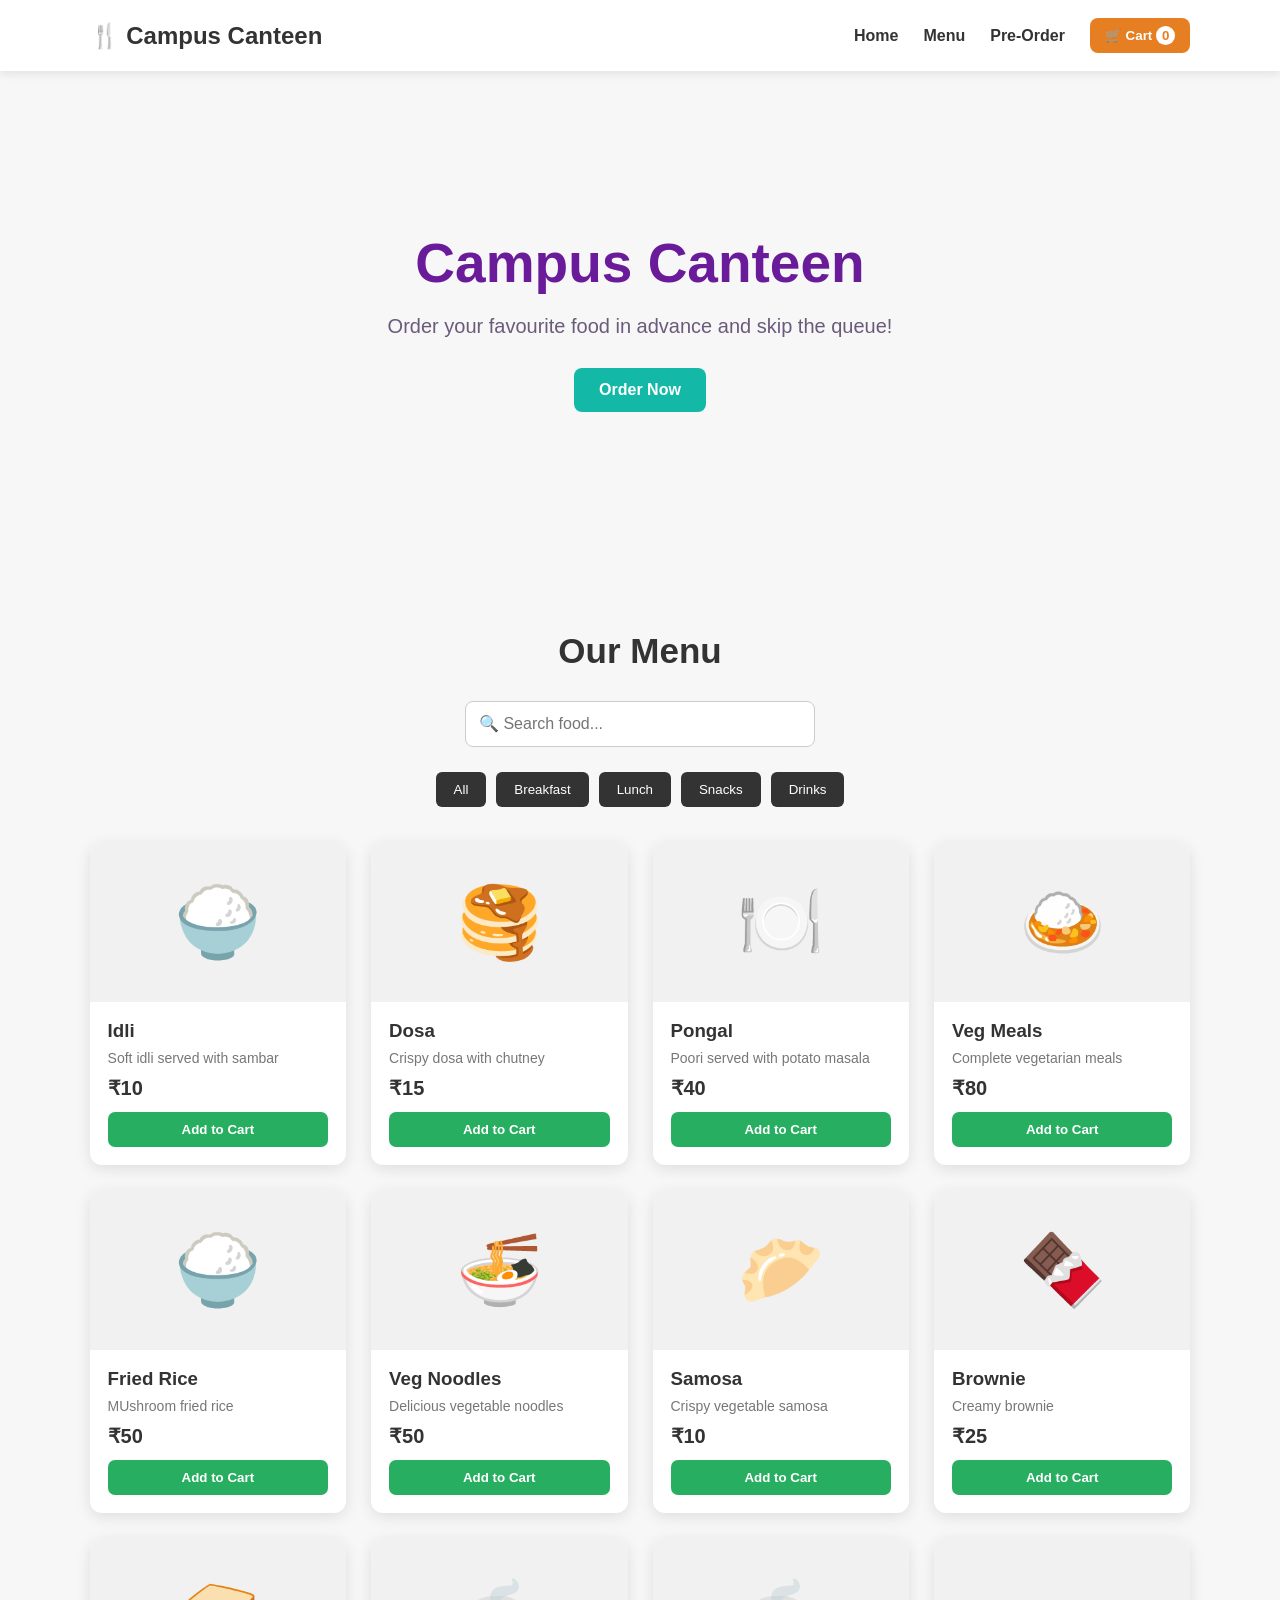
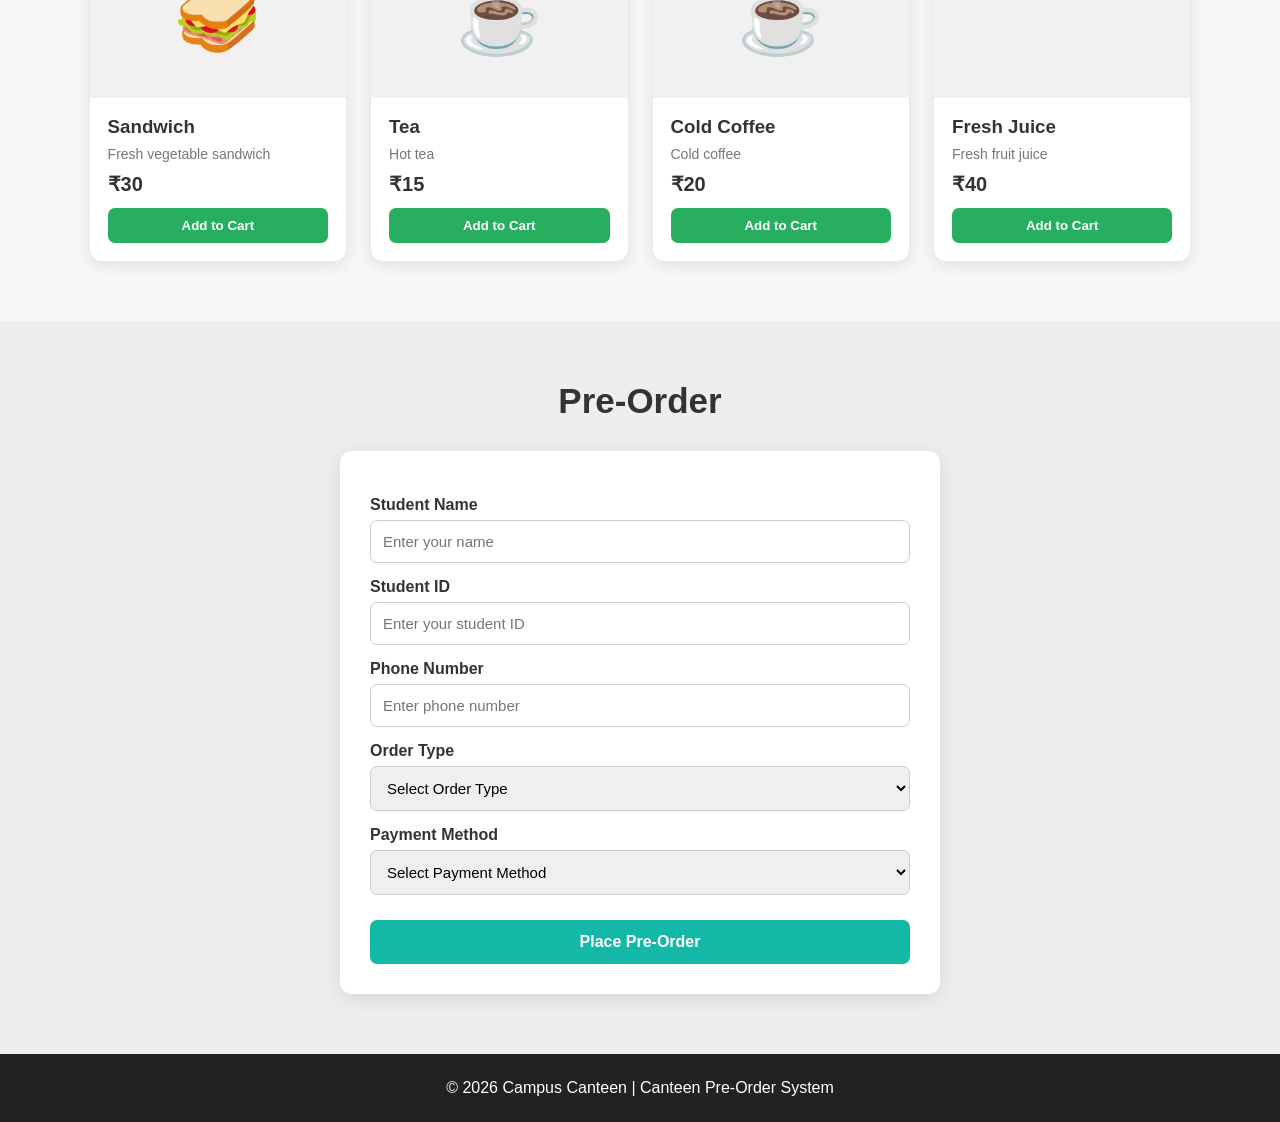
<file: index.html>
<!DOCTYPE html>
<html lang="en">
<head>
    <meta charset="UTF-8">
    <meta name="viewport" content="width=device-width, initial-scale=1.0">
    <title>Canteen Pre-Order System</title>

    <link rel="stylesheet" href="style.css">
</head>

<body>

    <!-- ================= HEADER ================= -->

    <header>
        <div class="logo">
            🍴 Campus Canteen
        </div>

        <nav>
            <a href="#home">Home</a>
            <a href="#menu">Menu</a>
            <a href="#order">Pre-Order</a>
            <button onclick="openCart()" class="cart-btn">
                🛒 Cart <span id="cartCount">0</span>
            </button>
        </nav>
    </header>


    <!-- ================= HOME ================= -->

    <section id="home" class="hero">

        <div class="hero-content">

            <h1>Campus Canteen</h1>

            <p>
                Order your favourite food in advance
                and skip the queue!
            </p>

            <a href="#menu" class="primary-btn">
                Order Now
            </a>

        </div>

    </section>


    <!-- ================= MENU ================= -->

    <section id="menu" class="menu-section">

        <h2>Our Menu</h2>

        <div class="search-box">
            <input
                type="text"
                id="searchInput"
                placeholder="🔍 Search food..."
                onkeyup="searchFood()"
            >
        </div>

        <div class="category-buttons">

            <button onclick="filterFood('all')">
                All
            </button>

            <button onclick="filterFood('breakfast')">
                Breakfast
            </button>

            <button onclick="filterFood('lunch')">
                Lunch
            </button>

            <button onclick="filterFood('snacks')">
                Snacks
            </button>

            <button onclick="filterFood('drinks')">
                Drinks
            </button>

        </div>

        <div id="foodContainer" class="food-container">
            <!-- Food items generated by JavaScript -->
        </div>

    </section>


    <!-- ================= ORDER SECTION ================= -->

    <section id="order" class="order-section">

        <h2>Pre-Order</h2>

        <div class="order-form">

            <label for="studentName">
                Student Name
            </label>

            <input
                type="text"
                id="studentName"
                placeholder="Enter your name"
            >


            <label for="studentId">
                Student ID
            </label>

            <input
                type="text"
                id="studentId"
                placeholder="Enter your student ID"
            >


            <label for="phone">
                Phone Number
            </label>

            <input
                type="tel"
                id="phone"
                placeholder="Enter phone number"
            >
			


    <!-- Order Type -->
    <label>Order Type</label>
    <select id="orderType">
        <option value="">Select Order Type</option>
        <option value="Pickup">Pickup</option>
        <option value="Delivery">Delivery</option>
    </select>
<div id="pickupDetails">

    <label>Pickup Time</label>
    <select id="pickupTime">
        <option value="">Select pickup time</option>
        <option>10:00 AM</option>
        <option>11:00 AM</option>
        <option>12:00 PM</option>
        <option>01:00 PM</option>
        <option>02:00 PM</option>
        <option>03:00 PM</option>
    </select>

    <label>Pickup Status</label>
    <select id="pickupStatus">
        <option>Order Placed</option>
        <option>Confirmed</option>
        <option>Preparing</option>
        <option>Ready for Pickup</option>
        <option>Collected</option>
    </select>

</div>


<div id="deliveryDetails">

    <label>Delivery Time</label>
    <input type="time" id="deliveryTime">

    <label>Delivery Status</label>
    <select id="deliveryStatus">
        <option>Order Placed</option>
        <option>Confirmed</option>
        <option>Preparing</option>
        <option>Out for Delivery</option>
        <option>Delivered</option>
    </select>

</div>


    <!-- Payment -->
    <label>Payment Method</label>
    <select id="paymentMethod">
        <option value="">Select Payment Method</option>
        <option value="Cash on Pickup">Cash on Pickup</option>
		<option value="Cash on Delivery">Cash on Delivery</option>
        <option value="UPI">UPI</option>
        <option value="Debit/Credit Card">Debit/Credit Card</option>
    </select>
	
	
	
    <!-- Your existing button -->
		<button type="button" onclick="placeOrder()" class="place-order-btn">
				Place Pre-Order
		</button>


  

</div>



        </div>

    </section>


    <!-- ================= CART ================= -->

    <div id="cartModal" class="modal">

        <div class="cart-content">

            <span
                class="close"
                onclick="closeCart()"
            >
                &times;
            </span>

            <h2>🛒 Your Cart</h2>

            <div id="cartItems">
                <!-- Cart items -->
            </div>

            <div class="cart-total">

                <h3>
                    Total:
                    ₹<span id="cartTotal">0</span>
                </h3>

                <button
                    onclick="goToOrder()"
                    class="checkout-btn"
                >
                    Proceed to Pre-Order
                </button>

            </div>

        </div>

    </div>


    <!-- ================= SUCCESS MESSAGE ================= -->

    <div id="successModal" class="modal">

        <div class="success-content">

            <h1>🎉 Order Successful!</h1>

            <p>
                Your pre-order has been placed successfully.
            </p>

            <h2>
                Order No:
                <span id="orderNumber"></span>
            </h2>

            <p id="orderDetails"></p>

            <button
                onclick="closeSuccess()"
                class="primary-btn"
            >
                Done
            </button>

        </div>

    </div>


    <!-- ================= FOOTER ================= -->

    <footer>

        <p>
            © 2026 Campus Canteen | Canteen Pre-Order System
        </p>

    </footer>


    <script src="script.js"></script>

</body>
</html>
</file>
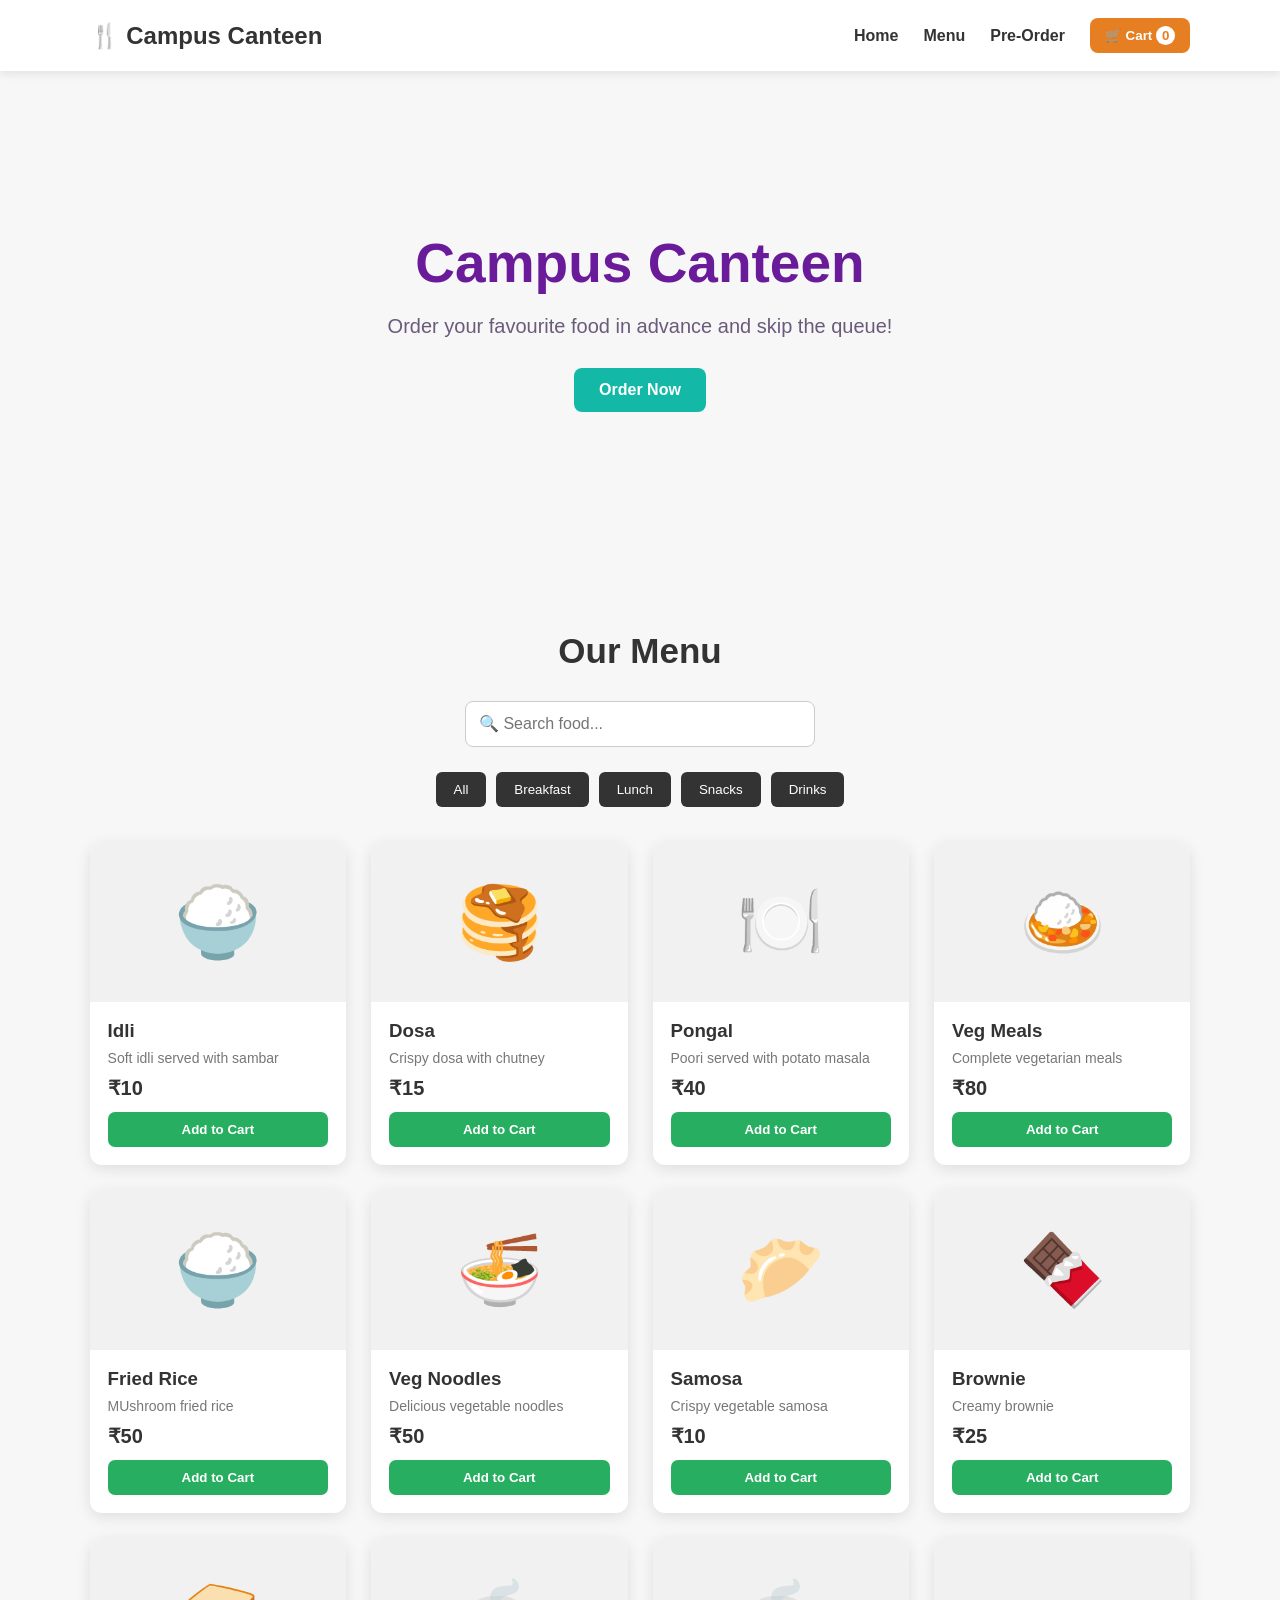
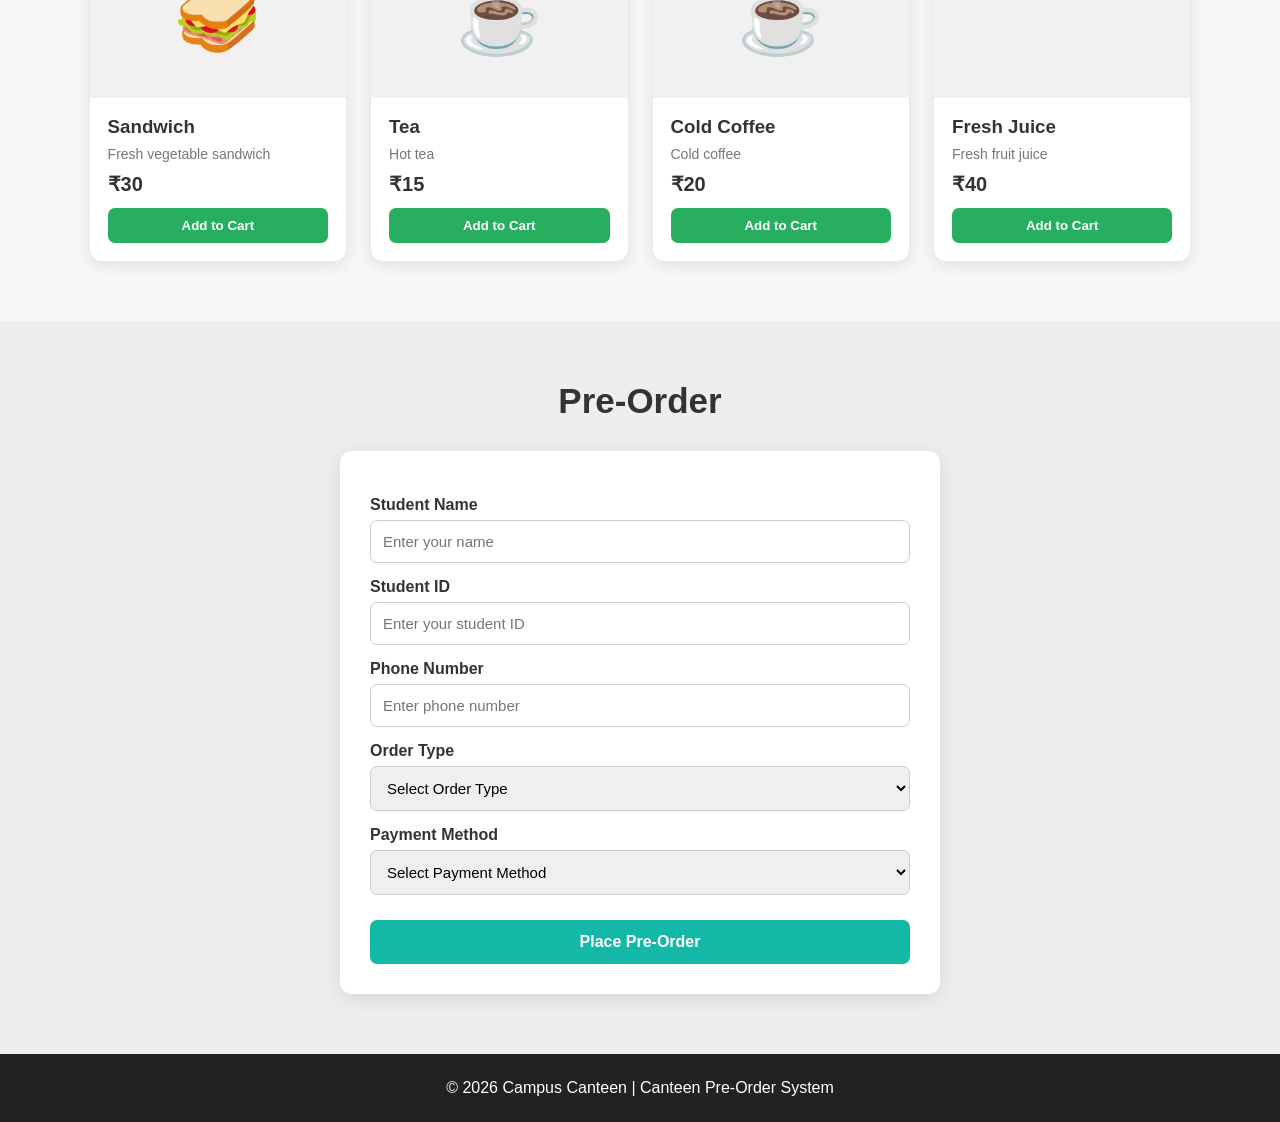
<file: foodindex.html>
<!DOCTYPE html>
<html lang="en">
<head>
    <meta charset="UTF-8">
    <meta name="viewport" content="width=device-width, initial-scale=1.0">
    <title>Canteen Pre-Order System</title>

    <link rel="stylesheet" href="style.css">
</head>

<body>

    <!-- ================= HEADER ================= -->

    <header>
        <div class="logo">
            🍴 Campus Canteen
        </div>

        <nav>
            <a href="#home">Home</a>
            <a href="#menu">Menu</a>
            <a href="#order">Pre-Order</a>
            <button onclick="openCart()" class="cart-btn">
                🛒 Cart <span id="cartCount">0</span>
            </button>
        </nav>
    </header>


    <!-- ================= HOME ================= -->

    <section id="home" class="hero">

        <div class="hero-content">

            <h1>Campus Canteen</h1>

            <p>
                Order your favourite food in advance
                and skip the queue!
            </p>

            <a href="#menu" class="primary-btn">
                Order Now
            </a>

        </div>

    </section>


    <!-- ================= MENU ================= -->

    <section id="menu" class="menu-section">

        <h2>Our Menu</h2>

        <div class="search-box">
            <input
                type="text"
                id="searchInput"
                placeholder="🔍 Search food..."
                onkeyup="searchFood()"
            >
        </div>

        <div class="category-buttons">

            <button onclick="filterFood('all')">
                All
            </button>

            <button onclick="filterFood('breakfast')">
                Breakfast
            </button>

            <button onclick="filterFood('lunch')">
                Lunch
            </button>

            <button onclick="filterFood('snacks')">
                Snacks
            </button>

            <button onclick="filterFood('drinks')">
                Drinks
            </button>

        </div>

        <div id="foodContainer" class="food-container">
            <!-- Food items generated by JavaScript -->
        </div>

    </section>


    <!-- ================= ORDER SECTION ================= -->

    <section id="order" class="order-section">

        <h2>Pre-Order</h2>

        <div class="order-form">

            <label for="studentName">
                Student Name
            </label>

            <input
                type="text"
                id="studentName"
                placeholder="Enter your name"
            >


            <label for="studentId">
                Student ID
            </label>

            <input
                type="text"
                id="studentId"
                placeholder="Enter your student ID"
            >


            <label for="phone">
                Phone Number
            </label>

            <input
                type="tel"
                id="phone"
                placeholder="Enter phone number"
            >
			


    <!-- Order Type -->
    <label>Order Type</label>
    <select id="orderType">
        <option value="">Select Order Type</option>
        <option value="Pickup">Pickup</option>
        <option value="Delivery">Delivery</option>
    </select>
<div id="pickupDetails">

    <label>Pickup Time</label>
    <select id="pickupTime">
        <option value="">Select pickup time</option>
        <option>10:00 AM</option>
        <option>11:00 AM</option>
        <option>12:00 PM</option>
        <option>01:00 PM</option>
        <option>02:00 PM</option>
        <option>03:00 PM</option>
    </select>

    <label>Pickup Status</label>
    <select id="pickupStatus">
        <option>Order Placed</option>
        <option>Confirmed</option>
        <option>Preparing</option>
        <option>Ready for Pickup</option>
        <option>Collected</option>
    </select>

</div>


<div id="deliveryDetails">

    <label>Delivery Time</label>
    <input type="time" id="deliveryTime">

    <label>Delivery Status</label>
    <select id="deliveryStatus">
        <option>Order Placed</option>
        <option>Confirmed</option>
        <option>Preparing</option>
        <option>Out for Delivery</option>
        <option>Delivered</option>
    </select>

</div>


    <!-- Payment -->
    <label>Payment Method</label>
    <select id="paymentMethod">
        <option value="">Select Payment Method</option>
        <option value="Cash on Pickup">Cash on Pickup</option>
		<option value="Cash on Delivery">Cash on Delivery</option>
        <option value="UPI">UPI</option>
        <option value="Debit/Credit Card">Debit/Credit Card</option>
    </select>
	
	
	
    <!-- Your existing button -->
		<button type="button" onclick="placeOrder()" class="place-order-btn">
				Place Pre-Order
		</button>


  

</div>



        </div>

    </section>


    <!-- ================= CART ================= -->

    <div id="cartModal" class="modal">

        <div class="cart-content">

            <span
                class="close"
                onclick="closeCart()"
            >
                &times;
            </span>

            <h2>🛒 Your Cart</h2>

            <div id="cartItems">
                <!-- Cart items -->
            </div>

            <div class="cart-total">

                <h3>
                    Total:
                    ₹<span id="cartTotal">0</span>
                </h3>

                <button
                    onclick="goToOrder()"
                    class="checkout-btn"
                >
                    Proceed to Pre-Order
                </button>

            </div>

        </div>

    </div>


    <!-- ================= SUCCESS MESSAGE ================= -->

    <div id="successModal" class="modal">

        <div class="success-content">

            <h1>🎉 Order Successful!</h1>

            <p>
                Your pre-order has been placed successfully.
            </p>

            <h2>
                Order No:
                <span id="orderNumber"></span>
            </h2>

            <p id="orderDetails"></p>

            <button
                onclick="closeSuccess()"
                class="primary-btn"
            >
                Done
            </button>

        </div>

    </div>


    <!-- ================= FOOTER ================= -->

    <footer>

        <p>
            © 2026 Campus Canteen | Canteen Pre-Order System
        </p>

    </footer>


    <script src="script.js"></script>

</body>
</html>
</file>
<file: style.css>
* {
    margin: 0;
    padding: 0;
    box-sizing: border-box;
}

html {
    scroll-behavior: smooth;
}

body {
    font-family: Arial, sans-serif;
    background: #f7f7f7;
    color: #333;
}


/* ================= HEADER ================= */

header {
    width: 100%;
    background: #ffffff;
    padding: 18px 7%;
    display: flex;
    justify-content: space-between;
    align-items: center;
    position: sticky;
    top: 0;
    z-index: 1000;
    box-shadow: 0 2px 10px rgba(0,0,0,0.1);
}

.logo {
    font-size: 24px;
    font-weight: bold;
}

nav {
    display: flex;
    align-items: center;
    gap: 25px;
}

nav a {
    text-decoration: none;
    color: #333;
    font-weight: bold;
}

nav a:hover {
    color: #e67e22;
}

.cart-btn {
    border: none;
    background: #e67e22;
    color: white;
    padding: 10px 15px;
    border-radius: 8px;
    cursor: pointer;
    font-weight: bold;
}

#cartCount {
    background: white;
    color: #e67e22;
    padding: 2px 6px;
    border-radius: 50%;
}


/* ================= HERO ================= */

.hero {
    min-height: 500px;
    display: flex;
    justify-content: center;
    align-items: center;
    text-align: center;

  
        linear-gradient(135deg, #f3e8ff, #ffffff);
}

.hero-content {
    color: #4c1d95;
}

.hero h1 {
    font-size: 55px;
    margin-bottom: 20px;
	color:#6A1B9A;
}

.hero p {
    font-size: 20px;
    margin-bottom: 30px;
	color:#6b5b7b
}

.primary-btn {
    display: inline-block;
    background: #14b8a6;
    color: white;
    padding: 13px 25px;
    text-decoration: none;
    border-radius: 8px;
    border: none;
    cursor: pointer;
	font-weight: bold;
}


/* ================= MENU ================= */

.menu-section {
    padding: 60px 7%;
}

.menu-section h2,
.order-section h2 {
    text-align: center;
    font-size: 35px;
    margin-bottom: 30px;
}

.search-box {
    text-align: center;
    margin-bottom: 25px;
}

.search-box input {
    width: 350px;
    max-width: 90%;
    padding: 13px;
    border: 1px solid #ccc;
    border-radius: 8px;
    font-size: 16px;
}


.category-buttons {
    display: flex;
    justify-content: center;
    gap: 10px;
    flex-wrap: wrap;
    margin-bottom: 35px;
}

.category-buttons button {
    padding: 10px 18px;
    border: none;
    background: #333;
    color: white;
    border-radius: 6px;
    cursor: pointer;
}

.category-buttons button:hover {
    background: #e67e22;
}


/* ================= FOOD CARDS ================= */

.food-container {
    display: grid;
    grid-template-columns:
        repeat(auto-fit, minmax(220px, 1fr));
    gap: 25px;
}

.food-card {
    background: white;
    border-radius: 12px;
    overflow: hidden;
    box-shadow: 0 4px 15px rgba(0,0,0,0.1);
    transition: 0.3s;
}

.food-card:hover {
    transform: translateY(-5px);
}

.food-image {
    height: 160px;
    display: flex;
    justify-content: center;
    align-items: center;
    font-size: 70px;
    background: #f1f1f1;
}

.food-info {
    padding: 18px;
}

.food-info h3 {
    margin-bottom: 8px;
}

.food-info p {
    color: #777;
    font-size: 14px;
    margin-bottom: 10px;
}

.price {
    font-size: 20px;
    font-weight: bold;
    margin-bottom: 12px;
}

.add-btn {
    width: 100%;
    padding: 10px;
    border: none;
    background: #27ae60;
    color: white;
    border-radius: 7px;
    cursor: pointer;
    font-weight: bold;
}

.add-btn:hover {
    background: #219150;
}


/* ================= ORDER ================= */

.order-section {
    padding: 60px 7%;
    background: #eeeeee;
}

.order-form {
    max-width: 600px;
    margin: auto;
    background: white;
    padding: 30px;
    border-radius: 12px;
    box-shadow: 0 5px 20px rgba(0,0,0,0.1);
}

.order-form label {
    display: block;
    margin-top: 15px;
    margin-bottom: 6px;
    font-weight: bold;
}

.order-form input,
.order-form select {
    width: 100%;
    padding: 12px;
    border: 1px solid #ccc;
    border-radius: 7px;
    font-size: 15px;
}

.place-order-btn {
    width: 100%;
    margin-top: 25px;
    padding: 13px;
    background: #14b8a6;
    color: white;
    border: none;
    border-radius: 7px;
    font-size: 16px;
    cursor: pointer;
    font-weight: bold;
}

.place-order-btn:hover {
    background: #0f766e;
}


/* ================= MODAL ================= */

.modal {
    display: none;
    position: fixed;
    z-index: 2000;
    left: 0;
    top: 0;
    width: 100%;
    height: 100%;
    background: rgba(0,0,0,0.6);
}

.cart-content,
.success-content {
    background: white;
    width: 90%;
    max-width: 600px;
    margin: 8% auto;
    padding: 30px;
    border-radius: 12px;
    position: relative;
}

.close {
    position: absolute;
    right: 20px;
    top: 10px;
    font-size: 30px;
    cursor: pointer;
}


/* ================= CART ITEMS ================= */

.cart-item {
    display: flex;
    justify-content: space-between;
    align-items: center;
    padding: 15px 0;
    border-bottom: 1px solid #ddd;
}

.cart-item-info {
    flex: 1;
}

.quantity-controls {
    display: flex;
    align-items: center;
    gap: 8px;
}

.quantity-controls button {
    width: 28px;
    height: 28px;
    border: none;
    background: #e67e22;
    color: white;
    border-radius: 5px;
    cursor: pointer;
}

.remove-btn {
    background: #e74c3c !important;
}

.cart-total {
    margin-top: 25px;
    text-align: right;
}

.checkout-btn {
    margin-top: 15px;
    padding: 12px 20px;
    border: none;
    background: #27ae60;
    color: white;
    border-radius: 7px;
    cursor: pointer;
}


/* ================= SUCCESS ================= */

.success-content {
    text-align: center;
}

.success-content h1 {
    margin-bottom: 20px;
}

.success-content p {
    margin: 15px 0;
}

#orderNumber {
    color: #e67e22;
}


/* ================= FOOTER ================= */

footer {
    background: #222;
    color: white;
    text-align: center;
    padding: 25px;
}


/* ================= RESPONSIVE ================= */

@media (max-width: 700px) {

    header {
        flex-direction: column;
        gap: 15px;
    }

    nav {
        gap: 12px;
        flex-wrap: wrap;
        justify-content: center;
    }

    .hero h1 {
        font-size: 38px;
    }

    .hero p {
        font-size: 17px;
    }

    .cart-item {
        flex-direction: column;
        gap: 10px;
        align-items: flex-start;
    }
}
</file>
